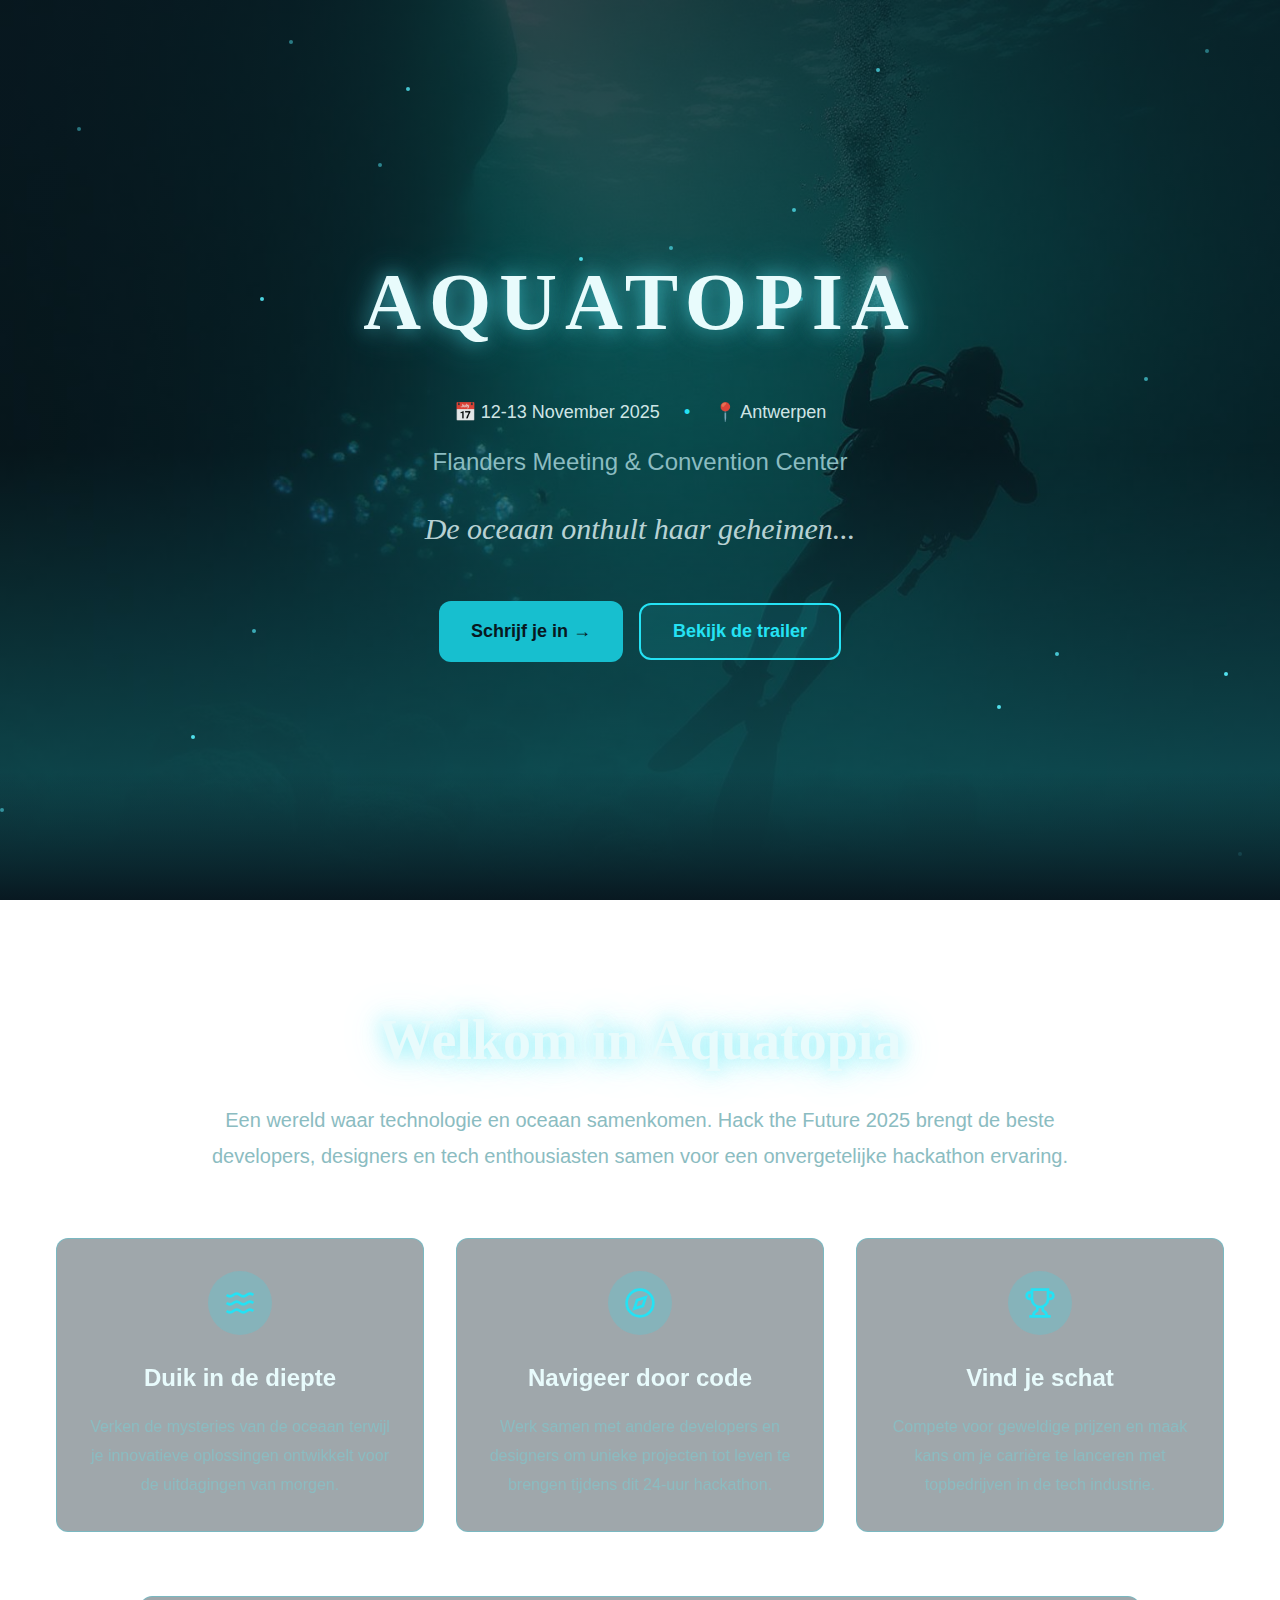
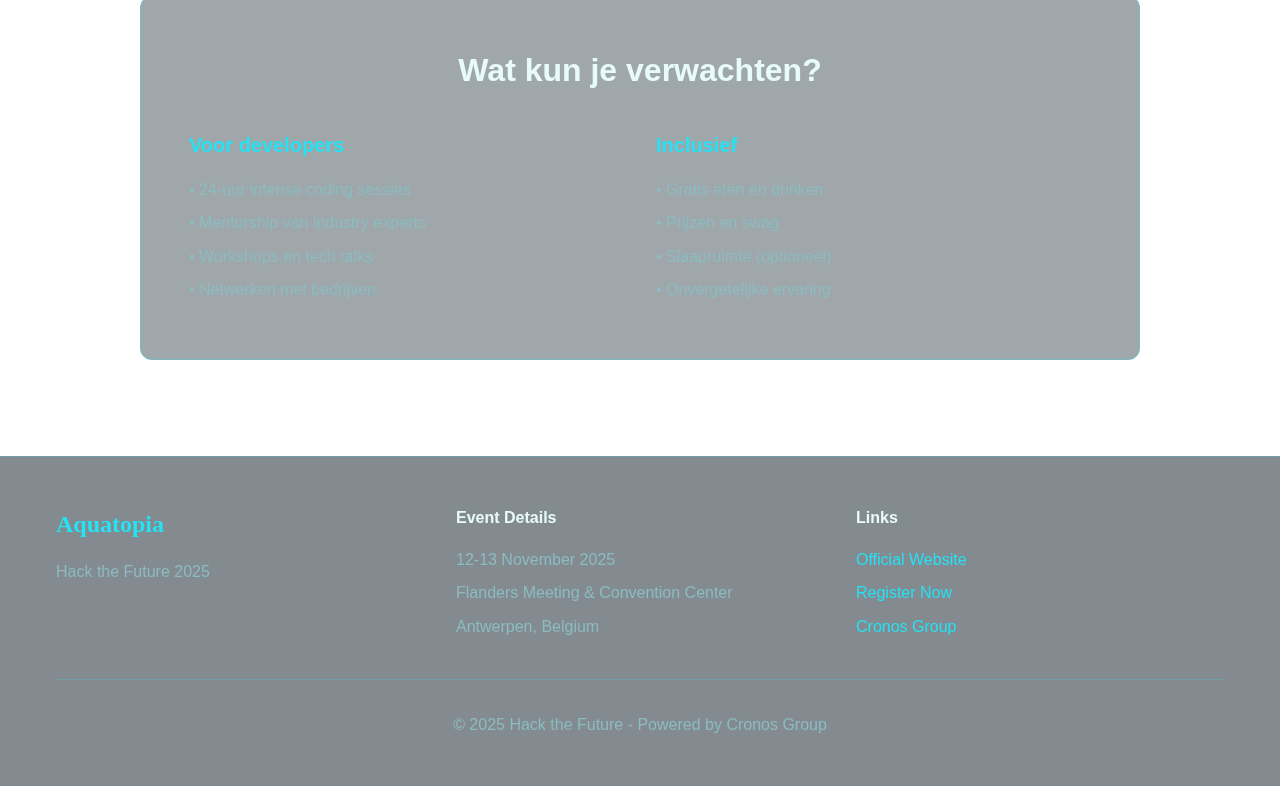
<file: standalone.html>
<!DOCTYPE html>
<html lang="en">
<head>
    <meta charset="UTF-8">
    <meta name="viewport" content="width=device-width, initial-scale=1.0">
    <title>Aquatopia - Hack the Future 2025</title>
    <meta name="description" content="Join Hack the Future 2025 - Aquatopia on November 12-13 in Antwerpen. A 24-hour hackathon where technology meets the ocean. Register now!" />
    <meta name="author" content="Hack the Future" />
    
    <meta property="og:title" content="Aquatopia - Hack the Future 2025" />
    <meta property="og:description" content="Join Hack the Future 2025 - Aquatopia on November 12-13 in Antwerpen. A 24-hour hackathon where technology meets the ocean." />
    <meta property="og:type" content="website" />
    
    <style>
        * {
            margin: 0;
            padding: 0;
            box-sizing: border-box;
        }
        
        body {
            font-family: -apple-system, BlinkMacSystemFont, 'Segoe UI', Roboto, 'Helvetica Neue', Arial, sans-serif;
            background: linear-gradient(180deg, hsl(200 60% 8%) 0%, hsl(200 50% 15%) 50%, hsl(185 70% 25%) 100%);
            background-attachment: fixed;
            color: hsl(185 80% 95%);
            line-height: 1.6;
            min-height: 100vh;
        }
        
        .container {
            max-width: 1200px;
            margin: 0 auto;
            padding: 0 1rem;
        }
        
        /* Hero Section */
        .hero {
            position: relative;
            min-height: 100vh;
            display: flex;
            align-items: center;
            justify-content: center;
            overflow: hidden;
        }
        
        .hero-bg {
            position: absolute;
            inset: 0;
            background-image: url('src/assets/hero-ocean.jpg');
            background-size: cover;
            background-position: center;
            z-index: 0;
        }
        
        .hero-overlay {
            position: absolute;
            inset: 0;
            background: linear-gradient(to bottom, 
                hsla(200, 60%, 8%, 0.8) 0%, 
                hsla(200, 60%, 8%, 0.6) 50%, 
                hsla(185, 70%, 25%, 0.8) 100%);
        }
        
        .particles {
            position: absolute;
            inset: 0;
            z-index: 1;
            pointer-events: none;
        }
        
        .particle {
            position: absolute;
            width: 4px;
            height: 4px;
            background: hsl(185 90% 65%);
            border-radius: 50%;
            animation: pulse-glow 3s ease-in-out infinite;
        }
        
        .hero-content {
            position: relative;
            z-index: 2;
            text-align: center;
            padding: 2rem;
            animation: float 6s ease-in-out infinite;
        }
        
        .hero-title {
            font-size: 5rem;
            font-weight: 700;
            letter-spacing: 0.1em;
            text-shadow: 0 0 20px hsla(185, 90%, 65%, 0.6), 0 0 40px hsla(185, 90%, 65%, 0.4);
            margin-bottom: 2rem;
            font-family: Georgia, serif;
        }
        
        .hero-details {
            display: flex;
            flex-wrap: wrap;
            align-items: center;
            justify-content: center;
            gap: 1.5rem;
            font-size: 1.125rem;
            margin-bottom: 1rem;
            color: hsla(185, 80%, 95%, 0.9);
        }
        
        .hero-separator {
            color: hsl(185 90% 55%);
        }
        
        .hero-venue {
            font-size: 1.5rem;
            color: hsl(185 30% 65%);
            margin-bottom: 1.5rem;
        }
        
        .hero-tagline {
            font-size: 1.875rem;
            font-style: italic;
            font-family: Georgia, serif;
            color: hsla(185, 80%, 95%, 0.8);
            max-width: 800px;
            margin: 0 auto 3rem;
        }
        
        .hero-buttons {
            display: flex;
            flex-wrap: wrap;
            gap: 1rem;
            justify-content: center;
            align-items: center;
        }
        
        .btn {
            padding: 1rem 2rem;
            font-size: 1.125rem;
            border: none;
            border-radius: 0.75rem;
            cursor: pointer;
            text-decoration: none;
            display: inline-flex;
            align-items: center;
            gap: 0.5rem;
            transition: all 0.3s ease;
            font-weight: 600;
        }
        
        .btn-ocean {
            background: hsl(185 80% 45%);
            color: hsl(200 60% 8%);
        }
        
        .btn-ocean:hover {
            background: hsl(185 90% 55%);
            transform: translateY(-2px);
            box-shadow: 0 10px 30px hsla(185, 80%, 45%, 0.4);
        }
        
        .btn-glow {
            background: hsla(185, 90%, 55%, 0.1);
            color: hsl(185 90% 55%);
            border: 2px solid hsl(185 90% 55%);
        }
        
        .btn-glow:hover {
            background: hsla(185, 90%, 55%, 0.2);
            box-shadow: 0 0 30px hsla(185, 90%, 55%, 0.5);
        }
        
        .bottom-fade {
            position: absolute;
            bottom: 0;
            left: 0;
            right: 0;
            height: 8rem;
            background: linear-gradient(to top, hsl(200 60% 8%), transparent);
            z-index: 1;
        }
        
        /* About Section */
        .about {
            padding: 6rem 1rem;
            position: relative;
        }
        
        .about-header {
            text-align: center;
            margin-bottom: 4rem;
        }
        
        .about-title {
            font-size: 3.5rem;
            font-weight: 700;
            font-family: Georgia, serif;
            text-shadow: 0 0 20px hsla(185, 90%, 65%, 0.6), 0 0 40px hsla(185, 90%, 65%, 0.4);
            margin-bottom: 1rem;
        }
        
        .about-description {
            font-size: 1.25rem;
            color: hsl(185 30% 65%);
            max-width: 900px;
            margin: 0 auto;
            line-height: 1.8;
        }
        
        .features-grid {
            display: grid;
            grid-template-columns: repeat(auto-fit, minmax(300px, 1fr));
            gap: 2rem;
            margin-bottom: 4rem;
        }
        
        .feature-card {
            background: hsla(200, 50%, 12%, 0.4);
            backdrop-filter: blur(8px);
            border: 1px solid hsla(185, 90%, 55%, 0.3);
            border-radius: 0.75rem;
            padding: 2rem;
            text-align: center;
            transition: all 0.3s ease;
        }
        
        .feature-card:hover {
            border-color: hsla(185, 90%, 55%, 0.6);
            box-shadow: 0 0 30px rgba(94, 234, 212, 0.2);
            transform: translateY(-5px);
        }
        
        .feature-icon {
            width: 64px;
            height: 64px;
            margin: 0 auto 1.5rem;
            padding: 1rem;
            background: hsla(185, 90%, 55%, 0.2);
            border-radius: 50%;
            display: flex;
            align-items: center;
            justify-content: center;
            transition: all 0.3s ease;
        }
        
        .feature-card:hover .feature-icon {
            background: hsla(185, 90%, 55%, 0.3);
        }
        
        .feature-title {
            font-size: 1.5rem;
            font-weight: 700;
            margin-bottom: 1rem;
            color: hsl(185 80% 95%);
        }
        
        .feature-description {
            color: hsl(185 30% 65%);
            line-height: 1.8;
        }
        
        .expectations-card {
            background: hsla(200, 50%, 12%, 0.4);
            backdrop-filter: blur(8px);
            border: 1px solid hsla(185, 90%, 55%, 0.3);
            border-radius: 0.75rem;
            padding: 3rem;
            max-width: 1000px;
            margin: 0 auto;
        }
        
        .expectations-title {
            font-size: 2rem;
            font-weight: 700;
            margin-bottom: 2rem;
            text-align: center;
            color: hsl(185 80% 95%);
        }
        
        .expectations-grid {
            display: grid;
            grid-template-columns: repeat(auto-fit, minmax(250px, 1fr));
            gap: 2rem;
        }
        
        .expectations-section h4 {
            font-size: 1.25rem;
            font-weight: 600;
            color: hsl(185 90% 55%);
            margin-bottom: 1rem;
        }
        
        .expectations-section ul {
            list-style: none;
            color: hsl(185 30% 65%);
        }
        
        .expectations-section li {
            margin-bottom: 0.5rem;
        }
        
        /* Footer */
        footer {
            padding: 3rem 1rem;
            border-top: 1px solid hsla(185, 90%, 55%, 0.2);
            background: hsla(200, 60%, 8%, 0.5);
            backdrop-filter: blur(8px);
        }
        
        .footer-grid {
            display: grid;
            grid-template-columns: repeat(auto-fit, minmax(250px, 1fr));
            gap: 2rem;
            margin-bottom: 2rem;
        }
        
        .footer-section h3 {
            font-size: 1.5rem;
            font-family: Georgia, serif;
            font-weight: 700;
            color: hsl(185 90% 55%);
            margin-bottom: 1rem;
        }
        
        .footer-section h4 {
            font-weight: 600;
            color: hsl(185 80% 95%);
            margin-bottom: 1rem;
        }
        
        .footer-section p {
            color: hsl(185 30% 65%);
            margin-bottom: 0.5rem;
        }
        
        .footer-section a {
            display: block;
            color: hsl(185 90% 55%);
            text-decoration: none;
            margin-bottom: 0.5rem;
            transition: color 0.3s ease;
        }
        
        .footer-section a:hover {
            color: hsla(185, 90%, 55%, 0.8);
        }
        
        .footer-bottom {
            padding-top: 2rem;
            border-top: 1px solid hsla(185, 90%, 55%, 0.2);
            text-align: center;
            color: hsl(185 30% 65%);
        }
        
        /* Animations */
        @keyframes float {
            0%, 100% { transform: translateY(0px); }
            50% { transform: translateY(-20px); }
        }
        
        @keyframes pulse-glow {
            0%, 100% { opacity: 0.6; }
            50% { opacity: 1; }
        }
        
        /* Responsive */
        @media (max-width: 768px) {
            .hero-title {
                font-size: 3rem;
            }
            
            .hero-tagline {
                font-size: 1.25rem;
            }
            
            .about-title {
                font-size: 2.5rem;
            }
            
            .features-grid {
                grid-template-columns: 1fr;
            }
            
            .expectations-grid {
                grid-template-columns: 1fr;
            }
        }
    </style>
</head>
<body>
    <!-- Hero Section -->
    <section class="hero">
        <div class="hero-bg">
            <div class="hero-overlay"></div>
        </div>
        
        <div class="particles" id="particles"></div>
        
        <div class="hero-content">
            <h1 class="hero-title">AQUATOPIA</h1>
            
            <div class="hero-details">
                <span>📅 12-13 November 2025</span>
                <span class="hero-separator">•</span>
                <span>📍 Antwerpen</span>
            </div>
            
            <p class="hero-venue">Flanders Meeting & Convention Center</p>
            
            <p class="hero-tagline">De oceaan onthult haar geheimen...</p>
            
            <div class="hero-buttons">
                <a href="https://app.hackthefuture.be/register/5" target="_blank" rel="noopener noreferrer" class="btn btn-ocean">
                    Schrijf je in →
                </a>
                <button class="btn btn-glow">Bekijk de trailer</button>
            </div>
        </div>
        
        <div class="bottom-fade"></div>
    </section>
    
    <!-- About Section -->
    <section class="about">
        <div class="container">
            <div class="about-header">
                <h2 class="about-title">Welkom in Aquatopia</h2>
                <p class="about-description">
                    Een wereld waar technologie en oceaan samenkomen. Hack the Future 2025 
                    brengt de beste developers, designers en tech enthousiasten samen voor 
                    een onvergetelijke hackathon ervaring.
                </p>
            </div>
            
            <div class="features-grid">
                <div class="feature-card">
                    <div class="feature-icon">
                        <svg width="32" height="32" viewBox="0 0 24 24" fill="none" stroke="hsl(185 90% 55%)" stroke-width="2">
                            <path d="M2 6c.6.5 1.2 1 2.5 1C7 7 7 5 9.5 5c2.6 0 2.4 2 5 2 2.5 0 2.5-2 5-2 1.3 0 1.9.5 2.5 1M2 12c.6.5 1.2 1 2.5 1 2.5 0 2.5-2 5-2 2.6 0 2.4 2 5 2 2.5 0 2.5-2 5-2 1.3 0 1.9.5 2.5 1M2 18c.6.5 1.2 1 2.5 1 2.5 0 2.5-2 5-2 2.6 0 2.4 2 5 2 2.5 0 2.5-2 5-2 1.3 0 1.9.5 2.5 1"/>
                        </svg>
                    </div>
                    <h3 class="feature-title">Duik in de diepte</h3>
                    <p class="feature-description">
                        Verken de mysteries van de oceaan terwijl je innovatieve oplossingen ontwikkelt voor de uitdagingen van morgen.
                    </p>
                </div>
                
                <div class="feature-card">
                    <div class="feature-icon">
                        <svg width="32" height="32" viewBox="0 0 24 24" fill="none" stroke="hsl(185 90% 55%)" stroke-width="2">
                            <circle cx="12" cy="12" r="10"/>
                            <polygon points="16.24 7.76 14.12 14.12 7.76 16.24 9.88 9.88 16.24 7.76"/>
                        </svg>
                    </div>
                    <h3 class="feature-title">Navigeer door code</h3>
                    <p class="feature-description">
                        Werk samen met andere developers en designers om unieke projecten tot leven te brengen tijdens dit 24-uur hackathon.
                    </p>
                </div>
                
                <div class="feature-card">
                    <div class="feature-icon">
                        <svg width="32" height="32" viewBox="0 0 24 24" fill="none" stroke="hsl(185 90% 55%)" stroke-width="2">
                            <path d="M6 9H4.5a2.5 2.5 0 0 1 0-5H6M18 9h1.5a2.5 2.5 0 0 0 0-5H18M4 22h16M10 14.66V17c0 .55-.47.98-.97 1.21C7.85 18.75 7 20.24 7 22M14 14.66V17c0 .55.47.98.97 1.21C16.15 18.75 17 20.24 17 22"/>
                            <path d="M18 2H6v7a6 6 0 0 0 12 0V2Z"/>
                        </svg>
                    </div>
                    <h3 class="feature-title">Vind je schat</h3>
                    <p class="feature-description">
                        Compete voor geweldige prijzen en maak kans om je carrière te lanceren met topbedrijven in de tech industrie.
                    </p>
                </div>
            </div>
            
            <div class="expectations-card">
                <h3 class="expectations-title">Wat kun je verwachten?</h3>
                <div class="expectations-grid">
                    <div class="expectations-section">
                        <h4>Voor developers</h4>
                        <ul>
                            <li>• 24-uur intense coding sessies</li>
                            <li>• Mentorship van industry experts</li>
                            <li>• Workshops en tech talks</li>
                            <li>• Netwerken met bedrijven</li>
                        </ul>
                    </div>
                    <div class="expectations-section">
                        <h4>Inclusief</h4>
                        <ul>
                            <li>• Gratis eten en drinken</li>
                            <li>• Prijzen en swag</li>
                            <li>• Slaapruimte (optioneel)</li>
                            <li>• Onvergetelijke ervaring</li>
                        </ul>
                    </div>
                </div>
            </div>
        </div>
    </section>
    
    <!-- Footer -->
    <footer>
        <div class="container">
            <div class="footer-grid">
                <div class="footer-section">
                    <h3>Aquatopia</h3>
                    <p>Hack the Future 2025</p>
                </div>
                
                <div class="footer-section">
                    <h4>Event Details</h4>
                    <p>12-13 November 2025</p>
                    <p>Flanders Meeting & Convention Center</p>
                    <p>Antwerpen, Belgium</p>
                </div>
                
                <div class="footer-section">
                    <h4>Links</h4>
                    <a href="https://www.hackthefuture.be/2025/" target="_blank" rel="noopener noreferrer">Official Website</a>
                    <a href="https://app.hackthefuture.be/register/5" target="_blank" rel="noopener noreferrer">Register Now</a>
                    <a href="https://cronos-groep.be/" target="_blank" rel="noopener noreferrer">Cronos Group</a>
                </div>
            </div>
            
            <div class="footer-bottom">
                <p>© 2025 Hack the Future - Powered by Cronos Group</p>
            </div>
        </div>
    </footer>
    
    <script>
        // Generate floating particles
        const particlesContainer = document.getElementById('particles');
        for (let i = 0; i < 20; i++) {
            const particle = document.createElement('div');
            particle.className = 'particle';
            particle.style.left = Math.random() * 100 + '%';
            particle.style.top = Math.random() * 100 + '%';
            particle.style.animationDelay = Math.random() * 3 + 's';
            particle.style.opacity = Math.random() * 0.7 + 0.3;
            particlesContainer.appendChild(particle);
        }
    </script>
</body>
</html>
</file>
